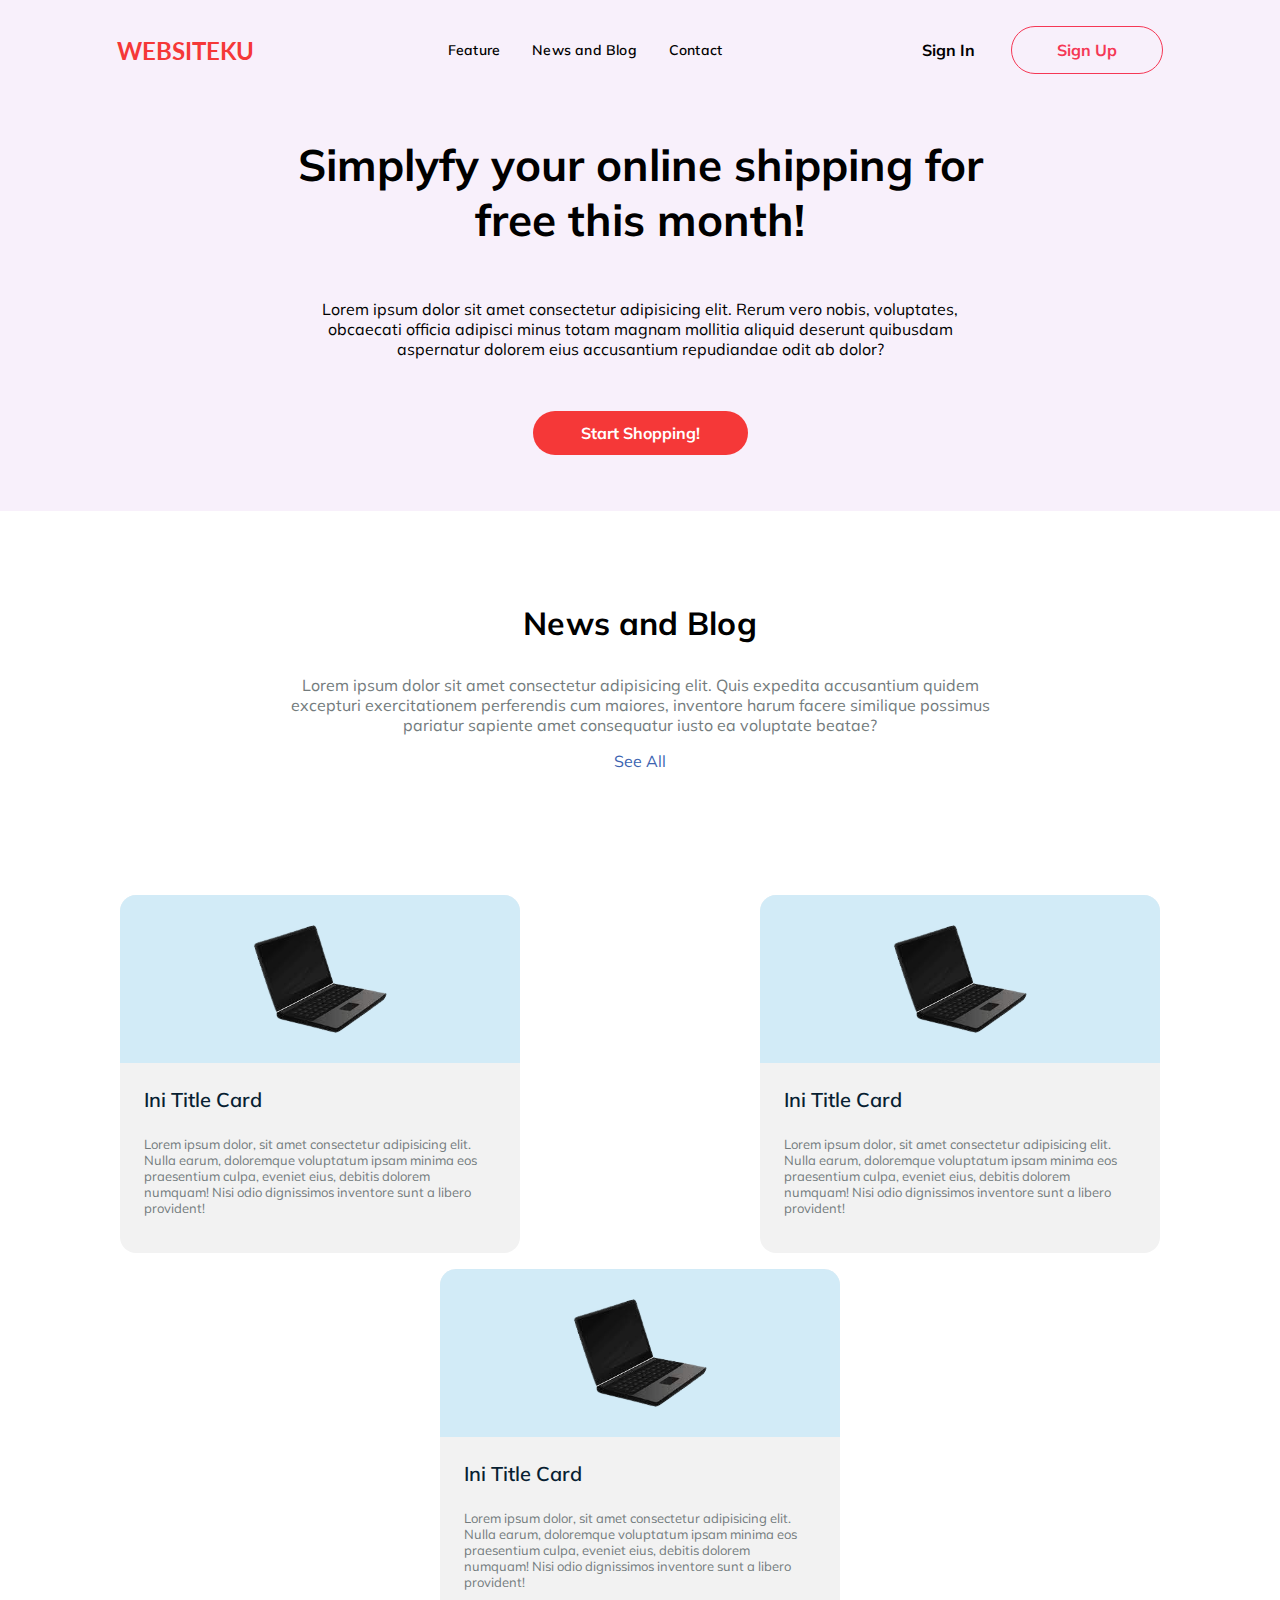
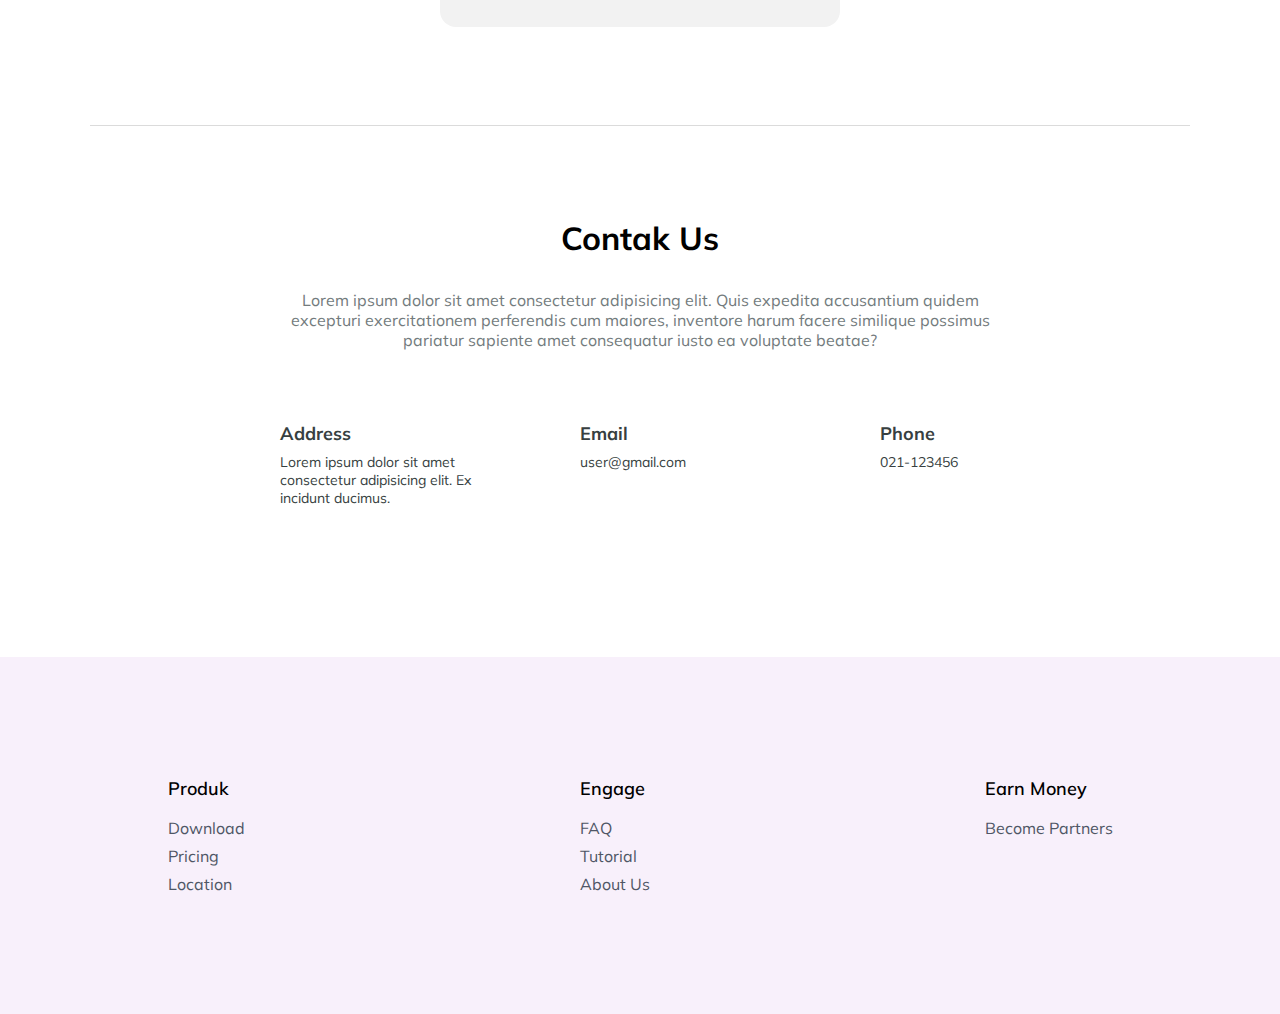
<file: index.html>
<!DOCTYPE html>
<html lang="en">
  <head>
    <meta charset="UTF-8" />
    <meta http-equiv="X-UA-Compatible" content="IE=edge" />
    <meta name="viewport" content="width=device-width, initial-scale=1.0" />
    <title>projek</title>
    <link rel="preconnect" href="https://fonts.googleapis.com" />
    <link rel="preconnect" href="https://fonts.gstatic.com" crossorigin />
    <link href="https://fonts.googleapis.com/css2?family=Mulish:ital,wght@0,300;0,400;0,500;0,600;0,700;0,800;0,900;0,1000;1,200;1,300;1,400;1,500;1,600;1,700;1,800;1,900;1,1000&display=swap" rel="stylesheet" />
    <link rel="preconnect" href="https://fonts.googleapis.com" />
    <link rel="preconnect" href="https://fonts.gstatic.com" crossorigin />
    <link href="https://fonts.googleapis.com/css2?family=Lato:ital,wght@0,100;0,300;0,400;0,700;0,900;1,100;1,300;1,400;1,700;1,900&display=swap" rel="stylesheet" />
    <link rel="stylesheet" href="./style.css" />
    <style>
      * {
        font-family: "Mulish", sans-serif;
      }
      body {
        margin: 0;
      }
      .nav-container {
        display: flex;
        flex-direction: row;
        justify-content: space-between;
        padding: 26px 117px;
        background-color: rgba(187, 107, 217, 0.1);
        /* background: linear-gradient(180deg, #fdab72 0%, #fe954d 100%); */
      }
      .nav-links {
        font-weight: 600;
        font-size: 14px;
        letter-spacing: 0.2px;
        display: flex;
        flex-direction: row;
        align-items: center;
      }
      .nav-links a {
        text-decoration: none;
        color: inherit;
        margin: 0px 16px;
      }
      .nav-links a:hover {
        text-decoration: underline;
        color: blue;
      }
      .nav-brand {
        font-family: "Lato", sans-serif;
        font-weight: 700;
        font-size: 24px;
        color: #f53838;
        display: flex;
        flex-direction: row;
        align-items: center;
      }
      .button-border {
        border: 1px solid #f53855;
        background-color: transparent;
        padding: 13px 45px;
        border-radius: 50px;
        font-weight: 700;
        font-size: 16px;
        color: #f53855;
        transition: background-color 250ms ease-in-out, color 250ms ease-in-out;
      }
      .button-border:hover {
        cursor: pointer;
        background-color: #f53855;
        color: white;
      }
      .button-text {
        border: 0;
        background-color: transparent;
        font-size: 16px;
        font-weight: 700;
        transition: color 250ms ease-in-out;
      }
      .button-text:hover {
        cursor: pointer;
        color: #f53855;
      }
      .nav-login {
        display: flex;
        flex-direction: row;
        align-items: center;
      }
      .page-title {
        display: flex;
        flex-direction: column;
        align-items: center;
        background-color: rgba(187, 107, 217, 0.1);
        padding-bottom: 56px;
      }
      .title-heading {
        font-size: 44px;
        font-weight: 700;
        width: 700px;
        text-align: center;
      }
      .title-conten {
        font-size: 16px;
        font-weight: 400;
        width: 700px;
        text-align: center;
      }
      .btn-primary {
        background-color: #f53838;
        color: white;
        font-weight: 700;
        font-size: 16px;
        border: none;
        border-radius: 30px;
        padding: 12px 48px;
        transition: background-color 250ms ease-in-out;
        margin-top: 36px;
      }
      .btn-primary:hover {
        cursor: pointer;
        background-color: #bd3a3a;
      }
      .blog-section {
        display: flex;
        flex-direction: column;
        align-items: center;
        padding: 60px;
      }
      .section-title-container {
        text-align: center;
        width: 700px;
      }
      .section-title-container h3 {
        font-weight: 700;
        font-size: 32px;
        letter-spacing: 0.1px;
      }
      .section-title-container p {
        font-weight: 400;
        font-size: 16px;
        color: #737b7d;
      }
      .section-title-container a {
        text-decoration: none;
        color: #3c64b1;
      }
      .section-title-container a:hover {
        text-decoration: underline;
      }
      .card {
        width: 400px;
        margin: auto;
        background-color: #f2f2f2;
        border-radius: 16px;
      }
      .card h5 {
        font-size: 20px;
        font-weight: 600;
        color: #081f32;
        margin: 0;
      }
      .card p {
        font-weight: 400;
        font-size: 13px;
        margin-top: 24px;
        color: #737b7d;
      }
      .card-body {
        padding: 24px;
      }
      .card-head {
        height: 168px;
        background-color: #d2ebf7;
        border-radius: 16px 16px 0px 0px;
        display: flex;
        flex-direction: row;
        justify-content: center;
        align-items: center;
      }
      .card-head img {
        height: 150px;
      }
      .card-container {
        display: flex;
        flex-direction: row;
        flex-wrap: wrap;
        justify-content: space-around;
        margin-top: 56px;
      }
      .card-container .card {
        margin: 8px 16px;
      }
      .contak-section {
        display: flex;
        flex-direction: column;
        align-items: center;
        padding: 60px;
        border-top: 1px solid #dbdbdb;
        margin: 90px 90px;
      }
      .contak-item-container {
        display: flex;
        flex-direction: row;
        margin-top: 56px;
      }
      .contak-item {
        width: 300px;
      }
      .contak-item h6,
      .contak-item p {
        margin-left: 30%;
      }
      .contak-item h6 {
        margin-top: 0px;
        margin-bottom: 0px;
        font-weight: 700;
        font-size: 18px;
        color: #373f41;
      }
      .contak-item p {
        margin-top: 8px;
        margin-bottom: 0px;
        font-weight: 400;
        font-size: 14px;
        color: #373f41;
      }
      footer {
        display: flex;
        flex-direction: row;
        justify-content: space-around;
        background-color: rgba(187, 107, 217, 0.1);
        padding: 120px 0px;
      }
      .footer-item {
        display: flex;
        flex-direction: column;
      }
      .footer-item h6 {
        font-weight: 600;
        font-size: 18px;
        margin: 0px;
        margin-bottom: 10px;
      }
      .footer-item a {
        text-decoration: none;
        font-size: 16px;
        font-weight: 400;
        color: #4f5665;
        margin-top: 8px;
      }
      .footer-item a:hover {
        text-decoration: underline;
      }
    </style>
  </head>
  <body>
    <nav class="nav-container">
      <div class="nav-brand">WEBSITEKU</div>
      <div class="nav-links">
        <a href="#">Feature</a>
        <a href="./blog.html">News and Blog</a>
        <a href="#contak">Contact</a>
      </div>
      <div class="nav-login">
        <button class="button-text" style="margin-right: 30px">Sign In</button>
        <button class="button-border">Sign Up</button>
      </div>
    </nav>
    <div class="page-title">
      <h2 class="title-heading">Simplyfy your online shipping for free this month!</h2>
      <p class="title-conten">
        Lorem ipsum dolor sit amet consectetur adipisicing elit. Rerum vero nobis, voluptates, obcaecati officia adipisci minus totam magnam mollitia aliquid deserunt quibusdam aspernatur dolorem eius accusantium repudiandae odit ab dolor?
      </p>
      <button class="btn-primary">Start Shopping!</button>
    </div>
    <div class="blog-section">
      <div class="section-title-container">
        <h3>News and Blog</h3>
        <p>
          Lorem ipsum dolor sit amet consectetur adipisicing elit. Quis expedita accusantium quidem excepturi exercitationem perferendis cum maiores, inventore harum facere similique possimus pariatur sapiente amet consequatur iusto ea
          voluptate beatae?
        </p>
        <a href="./blog.html">See All</a>
      </div>
    </div>
    <div class="card-container">
      <div class="card">
        <div class="card-head">
          <img src="./laptop.png " />
        </div>
        <div class="card-body">
          <h5>Ini Title Card</h5>
          <p>
            Lorem ipsum dolor, sit amet consectetur adipisicing elit. Nulla earum, doloremque voluptatum ipsam minima eos praesentium culpa, eveniet eius, debitis dolorem numquam! Nisi odio dignissimos inventore sunt a libero provident!
          </p>
        </div>
      </div>
      <div class="card">
        <div class="card-head">
          <img src="./laptop.png " />
        </div>
        <div class="card-body">
          <h5>Ini Title Card</h5>
          <p>
            Lorem ipsum dolor, sit amet consectetur adipisicing elit. Nulla earum, doloremque voluptatum ipsam minima eos praesentium culpa, eveniet eius, debitis dolorem numquam! Nisi odio dignissimos inventore sunt a libero provident!
          </p>
        </div>
      </div>
      <div class="card">
        <div class="card-head">
          <img src="./laptop.png " />
        </div>
        <div class="card-body">
          <h5>Ini Title Card</h5>
          <p>
            Lorem ipsum dolor, sit amet consectetur adipisicing elit. Nulla earum, doloremque voluptatum ipsam minima eos praesentium culpa, eveniet eius, debitis dolorem numquam! Nisi odio dignissimos inventore sunt a libero provident!
          </p>
        </div>
      </div>
    </div>

    <div class="contak-section" id="contak">
      <div class="section-title-container">
        <h3>Contak Us</h3>
        <p>
          Lorem ipsum dolor sit amet consectetur adipisicing elit. Quis expedita accusantium quidem excepturi exercitationem perferendis cum maiores, inventore harum facere similique possimus pariatur sapiente amet consequatur iusto ea
          voluptate beatae?
        </p>
      </div>
      <div class="contak-item-container">
        <div class="contak-item">
          <h6>Address</h6>
          <p>Lorem ipsum dolor sit amet consectetur adipisicing elit. Ex incidunt ducimus.</p>
        </div>
        <div class="contak-item">
          <h6>Email</h6>
          <p>user@gmail.com</p>
        </div>
        <div class="contak-item">
          <h6>Phone</h6>
          <p>021-123456</p>
        </div>
      </div>
    </div>
    <footer>
      <div class="footer-item">
        <h6>Produk</h6>
        <a href="#">Download</a>
        <a href="#">Pricing</a>
        <a href="#">Location</a>
      </div>
      <div class="footer-item">
        <h6>Engage</h6>
        <a href="#">FAQ</a>
        <a href="#">Tutorial</a>
        <a href="#">About Us</a>
      </div>
      <div class="footer-item">
        <h6>Earn Money</h6>
        <a href="#">Become Partners</a>
      </div>
    </footer>
  </body>
</html>
</file>
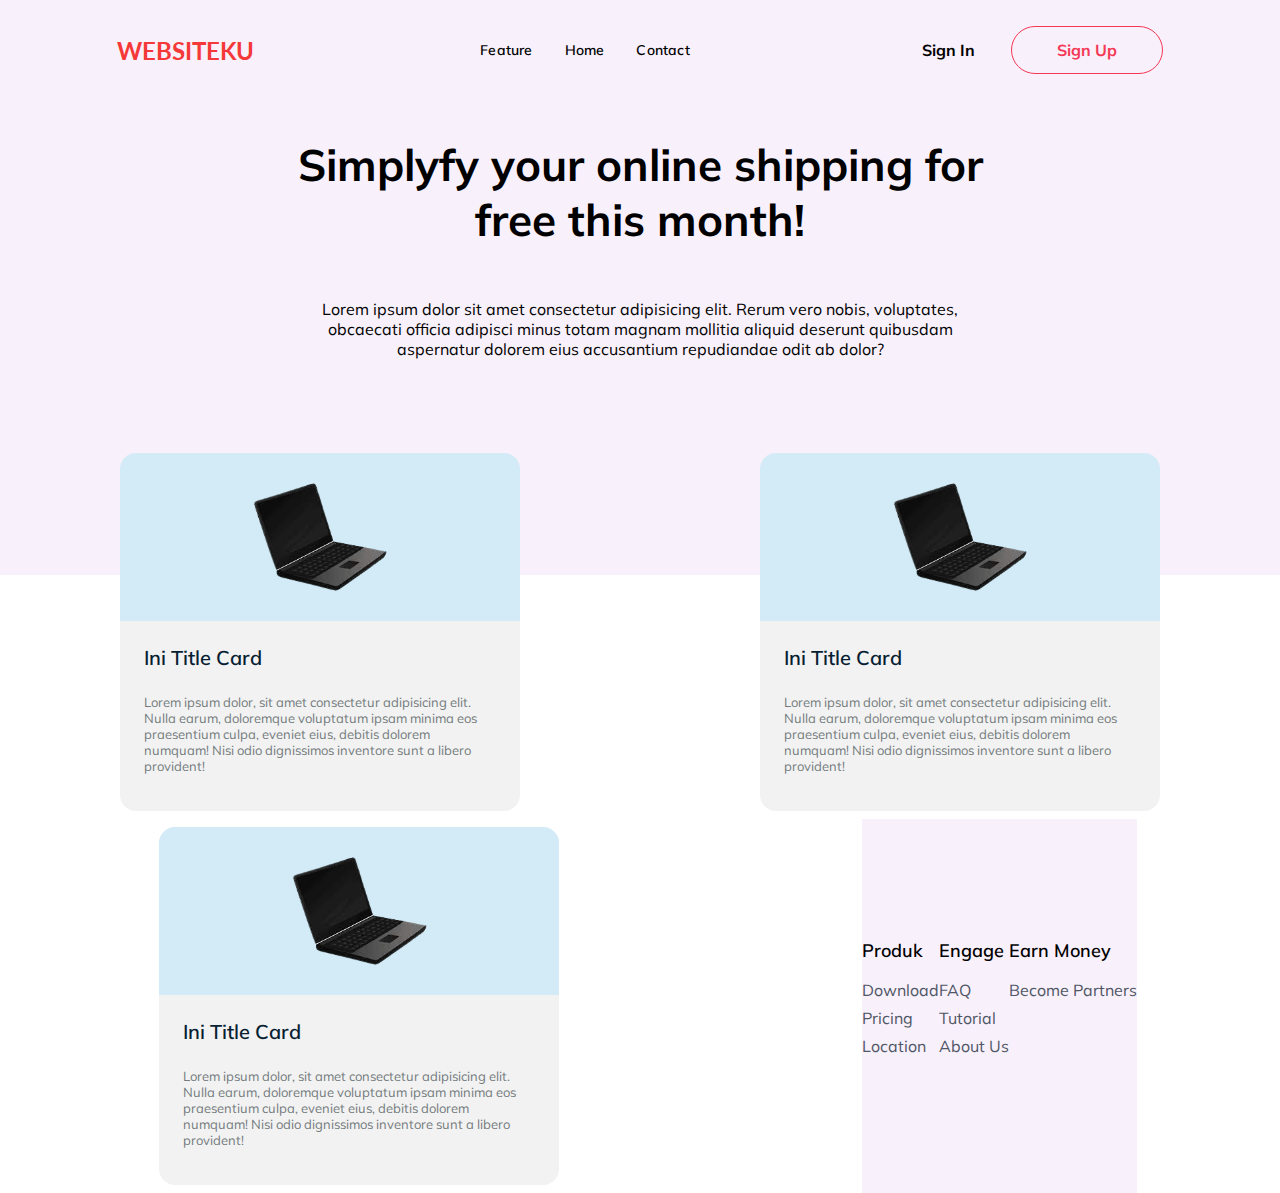
<file: blog.html>
<!DOCTYPE html>
<html lang="en">
  <head>
    <meta charset="UTF-8" />
    <meta http-equiv="X-UA-Compatible" content="IE=edge" />
    <meta name="viewport" content="width=device-width, initial-scale=1.0" />
    <title>projek</title>
    <link rel="preconnect" href="https://fonts.googleapis.com" />
    <link rel="preconnect" href="https://fonts.gstatic.com" crossorigin />
    <link href="https://fonts.googleapis.com/css2?family=Mulish:ital,wght@0,300;0,400;0,500;0,600;0,700;0,800;0,900;0,1000;1,200;1,300;1,400;1,500;1,600;1,700;1,800;1,900;1,1000&display=swap" rel="stylesheet" />
    <link rel="preconnect" href="https://fonts.googleapis.com" />
    <link rel="preconnect" href="https://fonts.gstatic.com" crossorigin />
    <link href="https://fonts.googleapis.com/css2?family=Lato:ital,wght@0,100;0,300;0,400;0,700;0,900;1,100;1,300;1,400;1,700;1,900&display=swap" rel="stylesheet" />
    <link rel="stylesheet" href="./style.css" />
  </head>
  <body>
    <nav class="nav-container">
      <div class="nav-brand">WEBSITEKU</div>
      <div class="nav-links">
        <a href="#">Feature</a>
        <a href="./index.html">Home</a>
        <a href="./index.html#contak">Contact</a>
      </div>
      <div class="nav-login">
        <button class="button-text" style="margin-right: 30px">Sign In</button>
        <button class="button-border">Sign Up</button>
      </div>
    </nav>
    <div class="page-title" style="padding-bottom: 200px;">
      <h2 class="title-heading">Simplyfy your online shipping for free this month!</h2>
      <p class="title-conten">
        Lorem ipsum dolor sit amet consectetur adipisicing elit. Rerum vero nobis, voluptates, obcaecati officia adipisci minus totam magnam mollitia aliquid deserunt quibusdam aspernatur dolorem eius accusantium repudiandae odit ab dolor?
      </p>
    </div>    
    <div class="card-container" style="margin-top:-130px ;">
      <div class="card">
        <div class="card-head">
          <img src="./laptop.png " />
        </div>
        <div class="card-body">
          <h5>Ini Title Card</h5>
          <p>
            Lorem ipsum dolor, sit amet consectetur adipisicing elit. Nulla earum, doloremque voluptatum ipsam minima eos praesentium culpa, eveniet eius, debitis dolorem numquam! Nisi odio dignissimos inventore sunt a libero provident!
          </p>
        </div>
      </div>
      <div class="card">
        <div class="card-head">
          <img src="./laptop.png " />
        </div>
        <div class="card-body">
          <h5>Ini Title Card</h5>
          <p>
            Lorem ipsum dolor, sit amet consectetur adipisicing elit. Nulla earum, doloremque voluptatum ipsam minima eos praesentium culpa, eveniet eius, debitis dolorem numquam! Nisi odio dignissimos inventore sunt a libero provident!
          </p>
        </div>
      </div>
      <div class="card">
        <div class="card-head">
          <img src="./laptop.png " />
        </div>
        <div class="card-body">
          <h5>Ini Title Card</h5>
            <p>
                Lorem ipsum dolor, sit amet consectetur adipisicing elit. Nulla earum, doloremque voluptatum ipsam minima eos praesentium culpa, eveniet eius, debitis dolorem numquam! Nisi odio dignissimos inventore sunt a libero provident!
            </p>
        </div>
      </div>   
      <footer>
        <div class="footer-item">
          <h6>Produk</h6>
          <a href="#">Download</a>
          <a href="#">Pricing</a>
          <a href="#">Location</a>
        </div>
        <div class="footer-item">
          <h6>Engage</h6>
          <a href="#">FAQ</a>
          <a href="#">Tutorial</a>
          <a href="#">About Us</a>
        </div>
        <div class="footer-item">
          <h6>Earn Money</h6>
          <a href="#">Become Partners</a>
        </div>
      </footer> 
  </body>
</html>
</file>
<file: style.css>
* {
  font-family: "Mulish", sans-serif;
}
html {
  scroll-behavior: smooth;
}
body {
  margin: 0;
}
.nav-container {
  display: flex;
  flex-direction: row;
  justify-content: space-between;
  padding: 26px 117px;
  background-color: rgba(187, 107, 217, 0.1);
  /* background: linear-gradient(180deg, #fdab72 0%, #fe954d 100%); */
}
.nav-links {
  font-weight: 600;
  font-size: 14px;
  letter-spacing: 0.2px;
  display: flex;
  flex-direction: row;
  align-items: center;
}
.nav-links a {
  text-decoration: none;
  color: inherit;
  margin: 0px 16px;
}
.nav-links a:hover {
  text-decoration: underline;
  color: blue;
}
.nav-brand {
  font-family: "Lato", sans-serif;
  font-weight: 700;
  font-size: 24px;
  color: #f53838;
  display: flex;
  flex-direction: row;
  align-items: center;
}
.button-border {
  border: 1px solid #f53855;
  background-color: transparent;
  padding: 13px 45px;
  border-radius: 50px;
  font-weight: 700;
  font-size: 16px;
  color: #f53855;
  transition: background-color 250ms ease-in-out, color 250ms ease-in-out;
}
.button-border:hover {
  cursor: pointer;
  background-color: #f53855;
  color: white;
}
.button-text {
  border: 0;
  background-color: transparent;
  font-size: 16px;
  font-weight: 700;
  transition: color 250ms ease-in-out;
}
.button-text:hover {
  cursor: pointer;
  color: #f53855;
}
.nav-login {
  display: flex;
  flex-direction: row;
  align-items: center;
}
.page-title {
  display: flex;
  flex-direction: column;
  align-items: center;
  background-color: rgba(187, 107, 217, 0.1);
  padding-bottom: 56px;
}
.title-heading {
  font-size: 44px;
  font-weight: 700;
  width: 700px;
  text-align: center;
}
.title-conten {
  font-size: 16px;
  font-weight: 400;
  width: 700px;
  text-align: center;
}
.btn-primary {
  background-color: #f53838;
  color: white;
  font-weight: 700;
  font-size: 16px;
  border: none;
  border-radius: 30px;
  padding: 12px 48px;
  transition: background-color 250ms ease-in-out;
  margin-top: 36px;
}
.btn-primary:hover {
  cursor: pointer;
  background-color: #bd3a3a;
}
.blog-section {
  display: flex;
  flex-direction: column;
  align-items: center;
  padding: 60px;
}
.section-title-container {
  text-align: center;
  width: 700px;
}
.section-title-container h3 {
  font-weight: 700;
  font-size: 32px;
  letter-spacing: 0.1px;
}
.section-title-container p {
  font-weight: 400;
  font-size: 16px;
  color: #737b7d;
}
.section-title-container a {
  text-decoration: none;
  color: #3c64b1;
}
.section-title-container a:hover {
  text-decoration: underline;
}
.card {
  width: 400px;
  margin: auto;
  background-color: #f2f2f2;
  border-radius: 16px;
}
.card h5 {
  font-size: 20px;
  font-weight: 600;
  color: #081f32;
  margin: 0;
}
.card p {
  font-weight: 400;
  font-size: 13px;
  margin-top: 24px;
  color: #737b7d;
}
.card-body {
  padding: 24px;
}
.card-head {
  height: 168px;
  background-color: #d2ebf7;
  border-radius: 16px 16px 0px 0px;
  display: flex;
  flex-direction: row;
  justify-content: center;
  align-items: center;
}
.card-head img {
  height: 150px;
}
.card-container {
  display: flex;
  flex-direction: row;
  flex-wrap: wrap;
  justify-content: space-around;
  margin-top: 56px;
}
.card-container .card {
  margin: 8px 16px;
}
.contak-section {
  display: flex;
  flex-direction: column;
  align-items: center;
  padding: 60px;
  border-top: 1px solid #dbdbdb;
  margin: 90px 90px;
}
.contak-item-container {
  display: flex;
  flex-direction: row;
  margin-top: 56px;
}
.contak-item {
  width: 300px;
}
.contak-item h6,
.contak-item p {
  margin-left: 30%;
}
.contak-item h6 {
  margin-top: 0px;
  margin-bottom: 0px;
  font-weight: 700;
  font-size: 18px;
  color: #373f41;
}
.contak-item p {
  margin-top: 8px;
  margin-bottom: 0px;
  font-weight: 400;
  font-size: 14px;
  color: #373f41;
}
footer {
  display: flex;
  flex-direction: row;
  justify-content: space-around;
  background-color: rgba(187, 107, 217, 0.1);
  padding: 120px 0px;
}
.footer-item {
  display: flex;
  flex-direction: column;
}
.footer-item h6 {
  font-weight: 600;
  font-size: 18px;
  margin: 0px;
  margin-bottom: 10px;
}
.footer-item a {
  text-decoration: none;
  font-size: 16px;
  font-weight: 400;
  color: #4f5665;
  margin-top: 8px;
}
.footer-item a:hover {
  text-decoration: underline;
}
</file>
